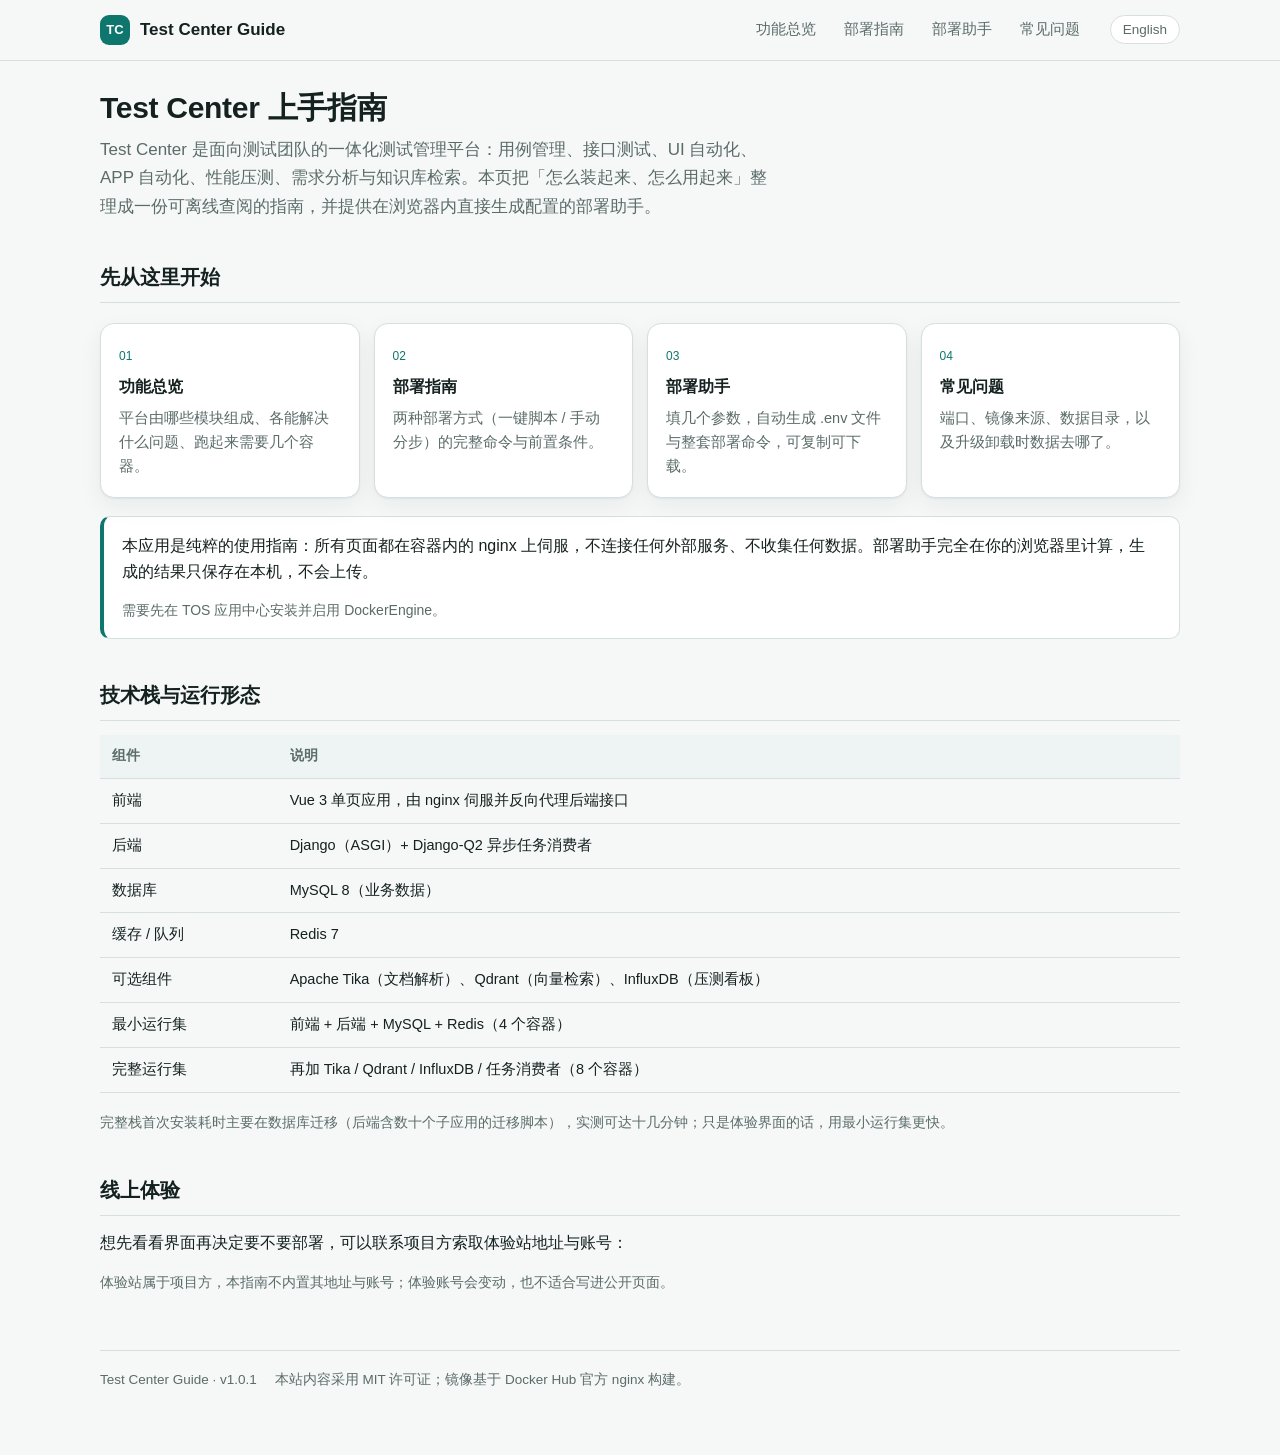
<file: web/index.html>
<!DOCTYPE html>
<html lang="zh-CN">
<head>
<meta charset="utf-8">
<meta name="viewport" content="width=device-width, initial-scale=1">
<title data-i18n="index.title">Test Center 上手指南</title>
<meta name="description" content="Test Center 的离线部署指南与部署助手：功能总览、分步部署指引，并在浏览器内生成 .env 与部署命令。">
<link rel="icon" href="assets/favicon.svg" type="image/svg+xml">
<link rel="stylesheet" href="assets/style.css">
<script defer src="assets/i18n.js"></script>
<script defer src="assets/app.js"></script>
</head>
<body>

<header class="site-header">
  <div class="header-inner">
    <a class="brand" href="./">
      <span class="brand-mark">TC</span>
      <span>Test Center Guide</span>
    </a>
    <nav class="main-nav">
      <a href="features.html" data-i18n="nav.features">功能总览</a>
      <a href="deploy.html" data-i18n="nav.deploy">部署指南</a>
      <a href="generator.html" data-i18n="nav.generator">部署助手</a>
      <a href="faq.html" data-i18n="nav.faq">常见问题</a>
    </nav>
    <button class="lang-toggle" type="button">English</button>
  </div>
</header>

<main>
  <h1 data-i18n="index.title">Test Center 上手指南</h1>
  <p class="lede" data-i18n="index.lede">Test Center 是面向测试团队的一体化测试管理平台：用例管理、接口测试、UI 自动化、APP 自动化、性能压测、需求分析与知识库检索。本页把「怎么装起来、怎么用起来」整理成一份可离线查阅的指南，并提供在浏览器内直接生成配置的部署助手。</p>

  <h2 data-i18n="index.quick">先从这里开始</h2>
  <div class="grid">
    <a class="card" href="features.html">
      <span class="badge">01</span>
      <h3 data-i18n="index.card.features.t">功能总览</h3>
      <p data-i18n="index.card.features.d">平台由哪些模块组成、各能解决什么问题、跑起来需要几个容器。</p>
    </a>
    <a class="card" href="deploy.html">
      <span class="badge">02</span>
      <h3 data-i18n="index.card.deploy.t">部署指南</h3>
      <p data-i18n="index.card.deploy.d">两种部署方式（一键脚本 / 手动分步）的完整命令与前置条件。</p>
    </a>
    <a class="card" href="generator.html">
      <span class="badge">03</span>
      <h3 data-i18n="index.card.generator.t">部署助手</h3>
      <p data-i18n="index.card.generator.d">填几个参数，自动生成 .env 文件与整套部署命令，可复制可下载。</p>
    </a>
    <a class="card" href="faq.html">
      <span class="badge">04</span>
      <h3 data-i18n="index.card.faq.t">常见问题</h3>
      <p data-i18n="index.card.faq.d">端口、镜像来源、数据目录，以及升级卸载时数据去哪了。</p>
    </a>
  </div>

  <div class="panel">
    <p data-i18n="index.notice.body">本应用是纯粹的使用指南：所有页面都在容器内的 nginx 上伺服，不连接任何外部服务、不收集任何数据。部署助手完全在你的浏览器里计算，生成的结果只保存在本机，不会上传。</p>
    <p class="muted" data-i18n="common.requires">需要先在 TOS 应用中心安装并启用 DockerEngine。</p>
  </div>

  <h2 data-i18n="index.stack.t">技术栈与运行形态</h2>
  <div class="table-wrap">
    <table data-i18n-html="index.stack.table">
      <thead>
        <tr><th>组件</th><th>说明</th></tr>
      </thead>
      <tbody>
        <tr><td>前端</td><td>Vue 3 单页应用，由 nginx 伺服并反向代理后端接口</td></tr>
        <tr><td>后端</td><td>Django（ASGI）+ Django-Q2 异步任务消费者</td></tr>
        <tr><td>数据库</td><td>MySQL 8（业务数据）</td></tr>
        <tr><td>缓存 / 队列</td><td>Redis 7</td></tr>
        <tr><td>可选组件</td><td>Apache Tika（文档解析）、Qdrant（向量检索）、InfluxDB（压测看板）</td></tr>
        <tr><td>最小运行集</td><td>前端 + 后端 + MySQL + Redis（4 个容器）</td></tr>
        <tr><td>完整运行集</td><td>再加 Tika / Qdrant / InfluxDB / 任务消费者（8 个容器）</td></tr>
      </tbody>
    </table>
  </div>
  <p class="muted" data-i18n="index.stack.note">完整栈首次安装耗时主要在数据库迁移（后端含数十个子应用的迁移脚本），实测可达十几分钟；只是体验界面的话，用最小运行集更快。</p>

  <h2 data-i18n="index.demo.t">线上体验</h2>
  <p data-i18n="index.demo.body">想先看看界面再决定要不要部署，可以联系项目方索取体验站地址与账号：</p>
  <p class="muted" data-i18n="index.demo.note">体验站属于项目方，本指南不内置其地址与账号；体验账号会变动，也不适合写进公开页面。</p>
</main>

<footer>
  <span data-i18n="footer.version">Test Center Guide · v1.0.1</span>
  <span data-i18n="footer.license">本站内容采用 MIT 许可证；镜像基于 Docker Hub 官方 nginx 构建。</span>
</footer>

</body>
</html>
</file>
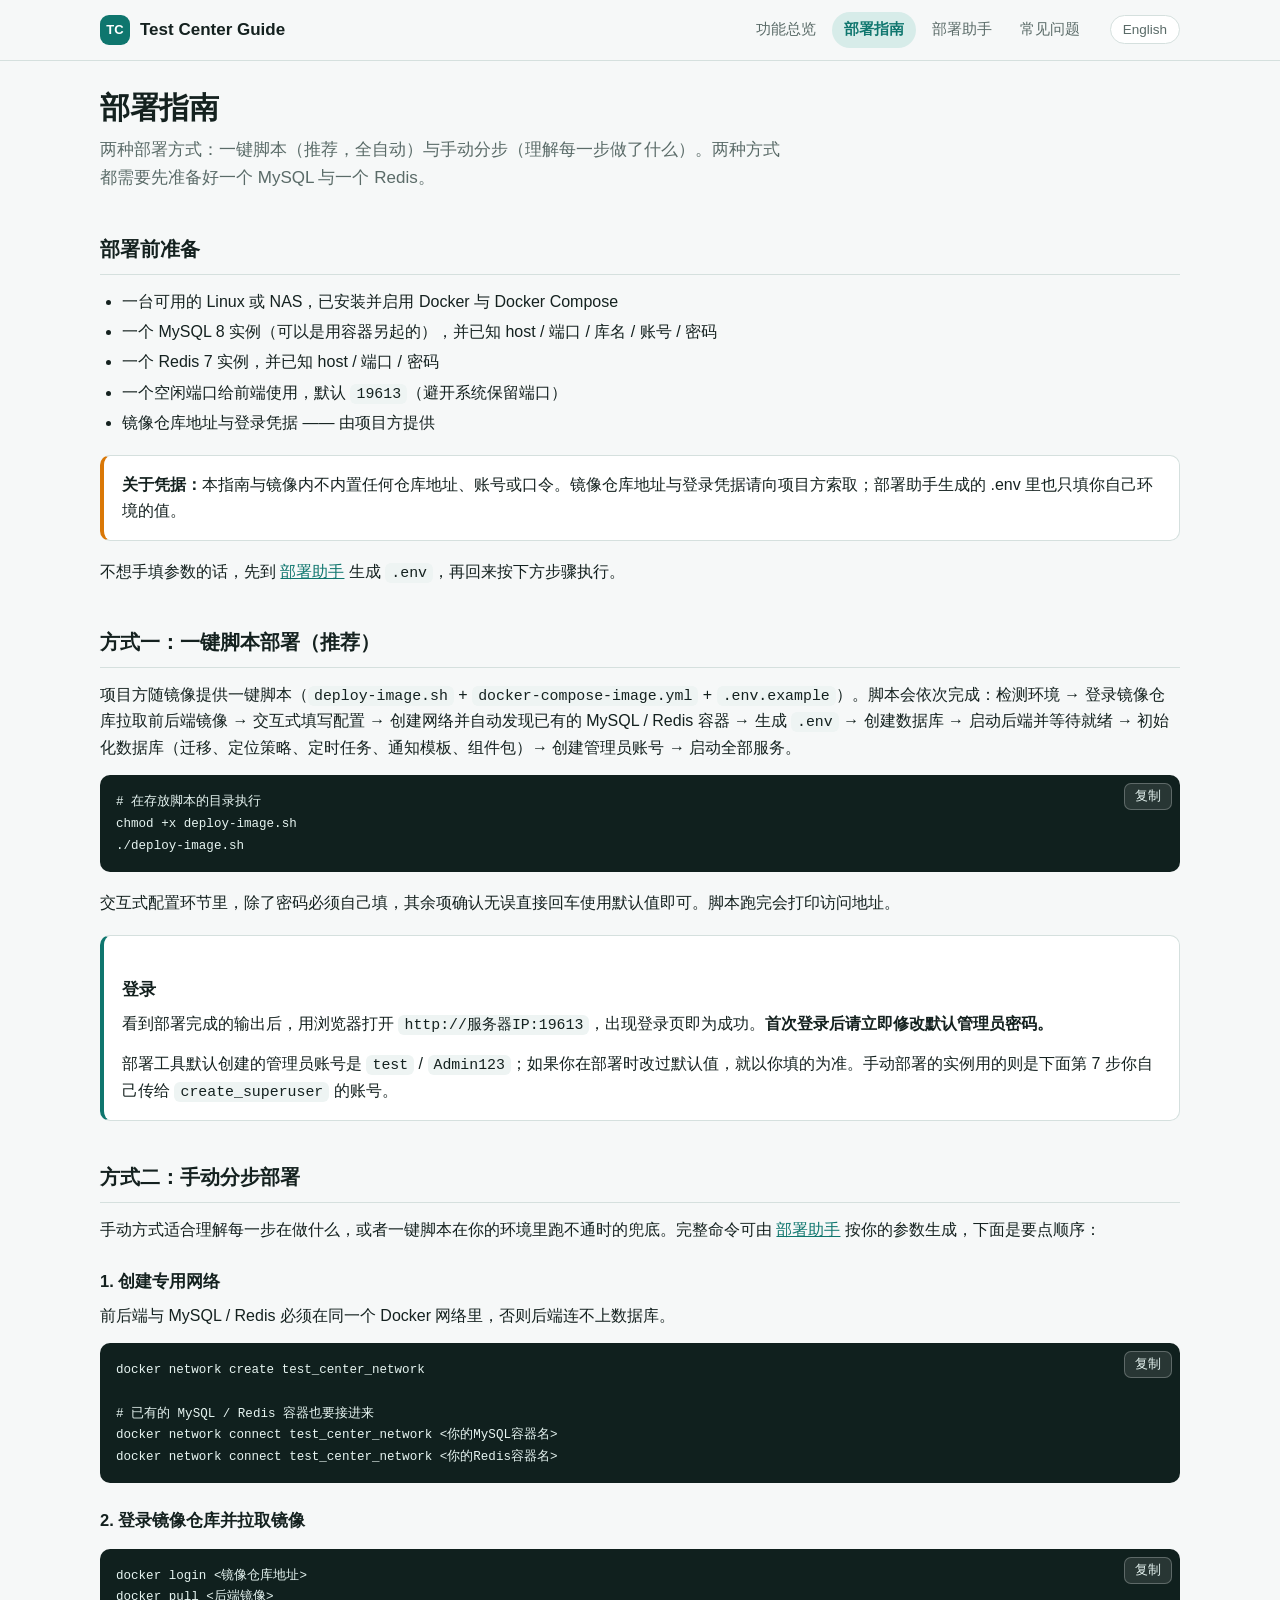
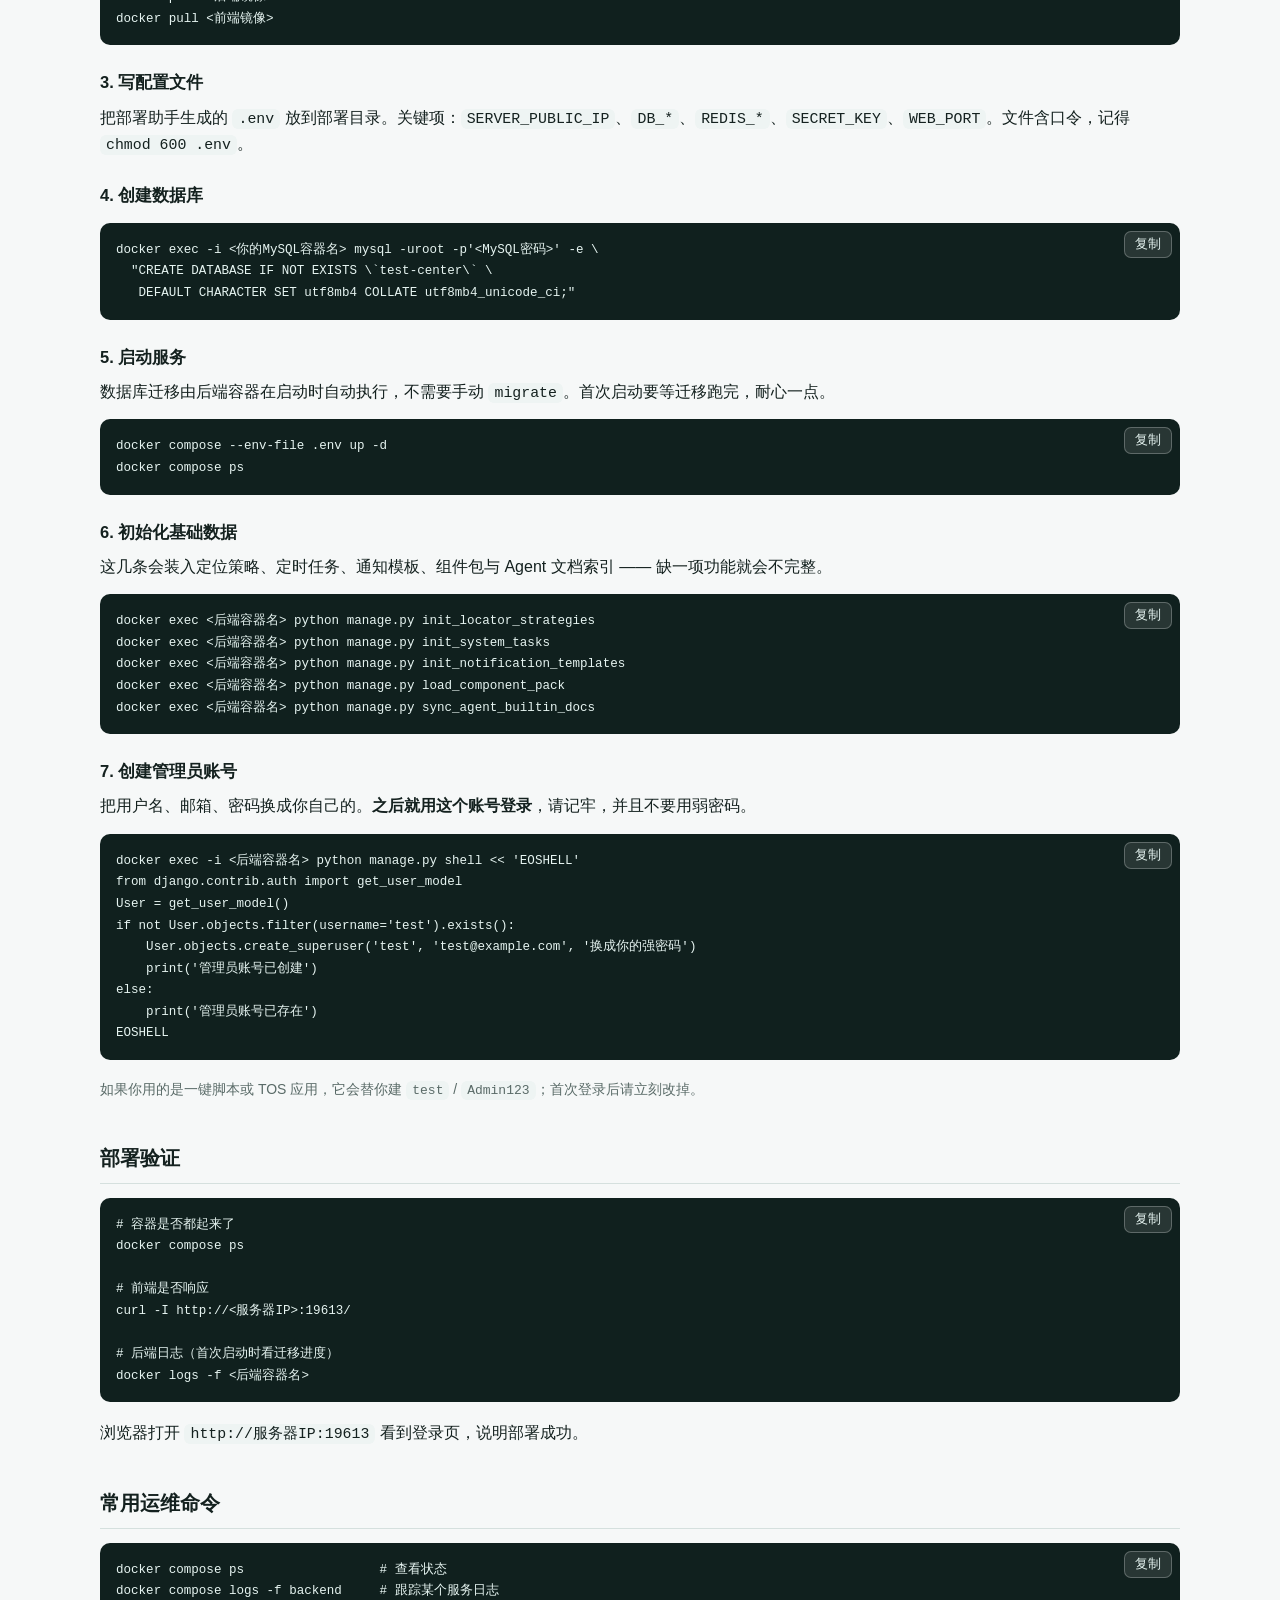
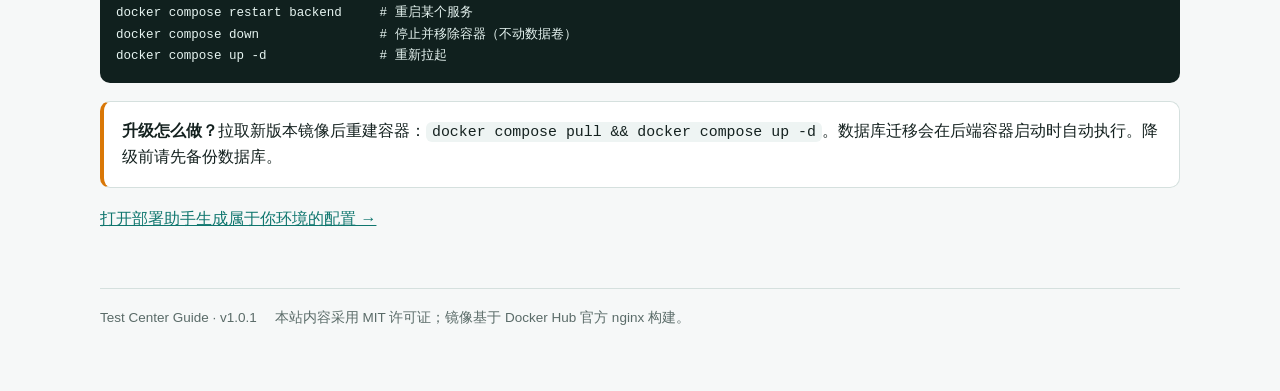
<file: web/deploy.html>
<!DOCTYPE html>
<html lang="zh-CN">
<head>
<meta charset="utf-8">
<meta name="viewport" content="width=device-width, initial-scale=1">
<title data-i18n="deploy.title">部署指南 · Test Center 上手指南</title>
<meta name="description" content="Test Center 的两种部署方式：一键脚本与手动分步，含完整命令、前置条件与默认账号说明。">
<link rel="icon" href="assets/favicon.svg" type="image/svg+xml">
<link rel="stylesheet" href="assets/style.css">
<script defer src="assets/i18n.js"></script>
<script defer src="assets/app.js"></script>
</head>
<body>

<header class="site-header">
  <div class="header-inner">
    <a class="brand" href="./">
      <span class="brand-mark">TC</span>
      <span>Test Center Guide</span>
    </a>
    <nav class="main-nav">
      <a href="features.html" data-i18n="nav.features">功能总览</a>
      <a href="deploy.html" data-i18n="nav.deploy">部署指南</a>
      <a href="generator.html" data-i18n="nav.generator">部署助手</a>
      <a href="faq.html" data-i18n="nav.faq">常见问题</a>
    </nav>
    <button class="lang-toggle" type="button">English</button>
  </div>
</header>

<main>
  <h1 data-i18n="deploy.title">部署指南</h1>
  <p class="lede" data-i18n="deploy.lede">两种部署方式：一键脚本（推荐，全自动）与手动分步（理解每一步做了什么）。两种方式都需要先准备好一个 MySQL 与一个 Redis。</p>

  <h2 data-i18n="deploy.prep.t">部署前准备</h2>
  <ul data-i18n-html="deploy.prep.list">
    <li>一台可用的 Linux 或 NAS，已安装并启用 Docker 与 Docker Compose</li>
    <li>一个 MySQL 8 实例（可以是用容器另起的），并已知 host / 端口 / 库名 / 账号 / 密码</li>
    <li>一个 Redis 7 实例，并已知 host / 端口 / 密码</li>
    <li>一个空闲端口给前端使用，默认 <code>19613</code>（避开系统保留端口）</li>
    <li>镜像仓库地址与登录凭据 —— 由项目方提供</li>
  </ul>
  <div class="panel warn">
    <p><strong data-i18n="deploy.panel.cred.title">关于凭据：</strong><span data-i18n="deploy.panel.cred.body">本指南与镜像内不内置任何仓库地址、账号或口令。镜像仓库地址与登录凭据请向项目方索取；部署助手生成的 <code>.env</code> 里也只填你自己环境的值。</span></p>
  </div>
  <p data-i18n-html="deploy.prep.hint">不想手填参数的话，先到 <a href="generator.html">部署助手</a> 生成 <code>.env</code>，再回来按下方步骤执行。</p>

  <h2 data-i18n="deploy.way1.t">方式一：一键脚本部署（推荐）</h2>
  <p data-i18n-html="deploy.way1.body">项目方随镜像提供一键脚本（<code>deploy-image.sh</code> + <code>docker-compose-image.yml</code> + <code>.env.example</code>）。脚本会依次完成：检测环境 → 登录镜像仓库拉取前后端镜像 → 交互式填写配置 → 创建网络并自动发现已有的 MySQL / Redis 容器 → 生成 <code>.env</code> → 创建数据库 → 启动后端并等待就绪 → 初始化数据库（迁移、定位策略、定时任务、通知模板、组件包）→ 创建管理员账号 → 启动全部服务。</p>
  <div class="code-wrap">
<pre data-i18n-code="deploy.way1.code"><code># 在存放脚本的目录执行
chmod +x deploy-image.sh
./deploy-image.sh</code></pre>
  </div>
  <p data-i18n="deploy.way1.note">交互式配置环节里，除了密码必须自己填，其余项确认无误直接回车使用默认值即可。脚本跑完会打印访问地址。</p>

  <div class="panel">
    <h3 data-i18n="deploy.way1.ok.title">登录</h3>
    <p data-i18n-html="deploy.way1.ok.body">看到部署完成的输出后，用浏览器打开 <code>http://服务器IP:19613</code>，出现登录页即为成功。<strong>首次登录后请立即修改默认管理员密码。</strong></p>
    <p data-i18n-html="deploy.way1.ok.cred">部署工具默认创建的管理员账号是 <code>test</code> / <code>Admin123</code>；如果你在部署时改过默认值，就以你填的为准。手动部署的实例用的则是下面第 7 步你自己传给 <code>create_superuser</code> 的账号。</p>
  </div>

  <h2 data-i18n="deploy.way2.t">方式二：手动分步部署</h2>
  <p data-i18n-html="deploy.way2.intro">手动方式适合理解每一步在做什么，或者一键脚本在你的环境里跑不通时的兜底。完整命令可由 <a href="generator.html">部署助手</a> 按你的参数生成，下面是要点顺序：</p>

  <h3 data-i18n="deploy.step1.t">1. 创建专用网络</h3>
  <p data-i18n="deploy.step1.body">前后端与 MySQL / Redis 必须在同一个 Docker 网络里，否则后端连不上数据库。</p>
  <div class="code-wrap">
<pre data-i18n-code="deploy.step1.code"><code>docker network create test_center_network

# 已有的 MySQL / Redis 容器也要接进来
docker network connect test_center_network &lt;你的MySQL容器名&gt;
docker network connect test_center_network &lt;你的Redis容器名&gt;</code></pre>
  </div>

  <h3 data-i18n="deploy.step2.t">2. 登录镜像仓库并拉取镜像</h3>
  <div class="code-wrap">
<pre data-i18n-code="deploy.step2.code"><code>docker login &lt;镜像仓库地址&gt;
docker pull &lt;后端镜像&gt;
docker pull &lt;前端镜像&gt;</code></pre>
  </div>

  <h3 data-i18n="deploy.step3.t">3. 写配置文件</h3>
  <p data-i18n-html="deploy.step3.body">把部署助手生成的 <code>.env</code> 放到部署目录。关键项：<code>SERVER_PUBLIC_IP</code>、<code>DB_*</code>、<code>REDIS_*</code>、<code>SECRET_KEY</code>、<code>WEB_PORT</code>。文件含口令，记得 <code>chmod 600 .env</code>。</p>

  <h3 data-i18n="deploy.step4.t">4. 创建数据库</h3>
  <div class="code-wrap">
<pre data-i18n-code="deploy.step4.code"><code>docker exec -i &lt;你的MySQL容器名&gt; mysql -uroot -p'&lt;MySQL密码&gt;' -e \
  "CREATE DATABASE IF NOT EXISTS \`test-center\` \
   DEFAULT CHARACTER SET utf8mb4 COLLATE utf8mb4_unicode_ci;"</code></pre>
  </div>

  <h3 data-i18n="deploy.step5.t">5. 启动服务</h3>
  <p data-i18n-html="deploy.step5.body">数据库迁移由后端容器在启动时自动执行，不需要手动 <code>migrate</code>。首次启动要等迁移跑完，耐心一点。</p>
  <div class="code-wrap">
<pre data-i18n-code="deploy.step5.code"><code>docker compose --env-file .env up -d
docker compose ps</code></pre>
  </div>

  <h3 data-i18n="deploy.step6.t">6. 初始化基础数据</h3>
  <p data-i18n="deploy.step6.body">这几条会装入定位策略、定时任务、通知模板、组件包与 Agent 文档索引 —— 缺一项功能就会不完整。</p>
  <div class="code-wrap">
<pre data-i18n-code="deploy.step6.code"><code>docker exec &lt;后端容器名&gt; python manage.py init_locator_strategies
docker exec &lt;后端容器名&gt; python manage.py init_system_tasks
docker exec &lt;后端容器名&gt; python manage.py init_notification_templates
docker exec &lt;后端容器名&gt; python manage.py load_component_pack
docker exec &lt;后端容器名&gt; python manage.py sync_agent_builtin_docs</code></pre>
  </div>

  <h3 data-i18n="deploy.step7.t">7. 创建管理员账号</h3>
  <p data-i18n-html="deploy.step7.body">把用户名、邮箱、密码换成你自己的。<strong>之后就用这个账号登录</strong>，请记牢，并且不要用弱密码。</p>
  <div class="code-wrap">
<pre data-i18n-code="deploy.step7.code"><code>docker exec -i &lt;后端容器名&gt; python manage.py shell &lt;&lt; 'EOSHELL'
from django.contrib.auth import get_user_model
User = get_user_model()
if not User.objects.filter(username='test').exists():
    User.objects.create_superuser('test', 'test@example.com', '换成你的强密码')
    print('管理员账号已创建')
else:
    print('管理员账号已存在')
EOSHELL</code></pre>
  </div>
  <p class="muted" data-i18n-html="deploy.step7.note">如果你用的是一键脚本或 TOS 应用，它会替你建 <code>test</code> / <code>Admin123</code>；首次登录后请立刻改掉。</p>

  <h2 data-i18n="deploy.verify.t">部署验证</h2>
  <div class="code-wrap">
<pre data-i18n-code="deploy.verify.code"><code># 容器是否都起来了
docker compose ps

# 前端是否响应
curl -I http://&lt;服务器IP&gt;:19613/

# 后端日志（首次启动时看迁移进度）
docker logs -f &lt;后端容器名&gt;</code></pre>
  </div>
  <p data-i18n-html="deploy.verify.note">浏览器打开 <code>http://服务器IP:19613</code> 看到登录页，说明部署成功。</p>

  <h2 data-i18n="deploy.ops.t">常用运维命令</h2>
  <div class="code-wrap">
<pre data-i18n-code="deploy.ops.code"><code>docker compose ps                  # 查看状态
docker compose logs -f backend     # 跟踪某个服务日志
docker compose restart backend     # 重启某个服务
docker compose down                # 停止并移除容器（不动数据卷）
docker compose up -d               # 重新拉起</code></pre>
  </div>
  <div class="panel warn">
    <p><strong data-i18n="deploy.ops.upgrade.title">升级怎么做？</strong><span data-i18n-html="deploy.ops.upgrade.body">拉取新版本镜像后重建容器：<code>docker compose pull &amp;&amp; docker compose up -d</code>。数据库迁移会在后端容器启动时自动执行。降级前请先备份数据库。</span></p>
  </div>

  <p><a href="generator.html" data-i18n="deploy.next">打开部署助手生成属于你环境的配置 →</a></p>
</main>

<footer>
  <span data-i18n="footer.version">Test Center Guide · v1.0.1</span>
  <span data-i18n="footer.license">本站内容采用 MIT 许可证；镜像基于 Docker Hub 官方 nginx 构建。</span>
</footer>

</body>
</html>
</file>
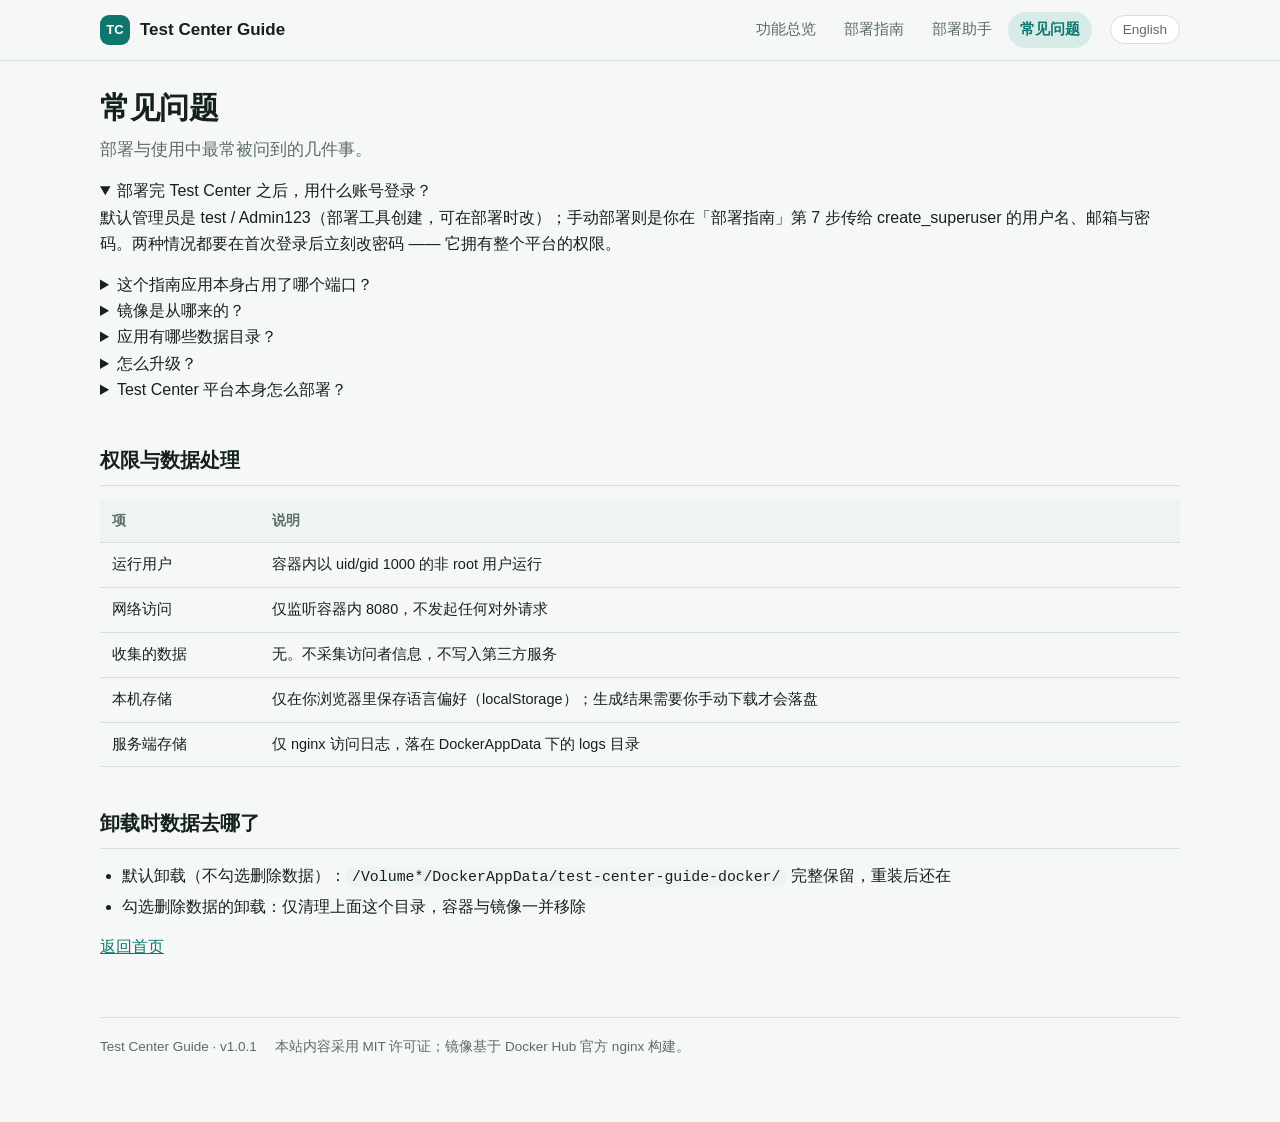
<file: web/faq.html>
<!DOCTYPE html>
<html lang="zh-CN">
<head>
<meta charset="utf-8">
<meta name="viewport" content="width=device-width, initial-scale=1">
<title data-i18n="faq.title">常见问题 · Test Center 上手指南</title>
<meta name="description" content="Test Center 部署与使用中的常见问题：端口、镜像来源、数据目录、默认账号、升级与卸载。">
<link rel="icon" href="assets/favicon.svg" type="image/svg+xml">
<link rel="stylesheet" href="assets/style.css">
<script defer src="assets/i18n.js"></script>
<script defer src="assets/app.js"></script>
</head>
<body>

<header class="site-header">
  <div class="header-inner">
    <a class="brand" href="./">
      <span class="brand-mark">TC</span>
      <span>Test Center Guide</span>
    </a>
    <nav class="main-nav">
      <a href="features.html" data-i18n="nav.features">功能总览</a>
      <a href="deploy.html" data-i18n="nav.deploy">部署指南</a>
      <a href="generator.html" data-i18n="nav.generator">部署助手</a>
      <a href="faq.html" data-i18n="nav.faq">常见问题</a>
    </nav>
    <button class="lang-toggle" type="button">English</button>
  </div>
</header>

<main>
  <h1 data-i18n="faq.title">常见问题</h1>
  <p class="lede" data-i18n="faq.lede">部署与使用中最常被问到的几件事。</p>

  <details open>
    <summary data-i18n="faq.account.q">部署完 Test Center 之后，用什么账号登录？</summary>
    <p data-i18n="faq.account.a">默认管理员是 test / Admin123（部署工具创建，可在部署时改）；手动部署则是你在「部署指南」第 7 步传给 create_superuser 的用户名、邮箱与密码。两种情况都要在首次登录后立刻改密码 —— 它拥有整个平台的权限。</p>
  </details>

  <details>
    <summary data-i18n="faq.port.q">这个指南应用本身占用了哪个端口？</summary>
    <p data-i18n="faq.port.a">宿主机端口 19013，容器内监听 8080。端口可在应用安装后按需调整，但要保证容器映射同步改。</p>
  </details>

  <details>
    <summary data-i18n="faq.image.q">镜像是从哪来的？</summary>
    <p data-i18n="faq.image.a">镜像托管在 Docker Hub 的公共仓库里，基于官方 nginx 的 alpine 变体构建；站点页面为本项目自有内容，完整源码在仓库中可查。</p>
  </details>

  <details>
    <summary data-i18n="faq.data.q">应用有哪些数据目录？</summary>
    <p data-i18n="faq.data.a">只有访问日志：/Volume*/DockerAppData/test-center-guide-docker/logs。站点是纯静态内容，部署助手生成的数据只写在你浏览器本地，服务端不保存任何东西。</p>
  </details>

  <details>
    <summary data-i18n="faq.upgrade.q">怎么升级？</summary>
    <p data-i18n="faq.upgrade.a">TOS 的 Docker 应用不支持平台内升级，只能卸载后重装；卸载时不要勾选「同时删除数据」，DockerAppData 下的内容会保留。</p>
  </details>

  <details>
    <summary data-i18n="faq.platform.q">Test Center 平台本身怎么部署？</summary>
    <p data-i18n="faq.platform.a">去「部署指南」页，那里有从零开始的完整命令；也可以先用「部署助手」生成一份属于你环境的 .env。</p>
  </details>

  <h2 data-i18n="faq.perm.t">权限与数据处理</h2>
  <div class="table-wrap">
    <table data-i18n-html="faq.perm.table">
      <thead>
        <tr><th>项</th><th>说明</th></tr>
      </thead>
      <tbody>
        <tr><td>运行用户</td><td>容器内以 uid/gid 1000 的非 root 用户运行</td></tr>
        <tr><td>网络访问</td><td>仅监听容器内 8080，不发起任何对外请求</td></tr>
        <tr><td>收集的数据</td><td>无。不采集访问者信息，不写入第三方服务</td></tr>
        <tr><td>本机存储</td><td>仅在你浏览器里保存语言偏好（localStorage）；生成结果需要你手动下载才会落盘</td></tr>
        <tr><td>服务端存储</td><td>仅 nginx 访问日志，落在 DockerAppData 下的 logs 目录</td></tr>
      </tbody>
    </table>
  </div>

  <h2 data-i18n="faq.uninst.t">卸载时数据去哪了</h2>
  <ul data-i18n-html="faq.uninst.list">
    <li>默认卸载（不勾选删除数据）：<code>/Volume*/DockerAppData/test-center-guide-docker/</code> 完整保留，重装后还在</li>
    <li>勾选删除数据的卸载：仅清理上面这个目录，容器与镜像一并移除</li>
  </ul>

  <p><a href="index.html" data-i18n="common.backhome">返回首页</a></p>
</main>

<footer>
  <span data-i18n="footer.version">Test Center Guide · v1.0.1</span>
  <span data-i18n="footer.license">本站内容采用 MIT 许可证；镜像基于 Docker Hub 官方 nginx 构建。</span>
</footer>

</body>
</html>
</file>
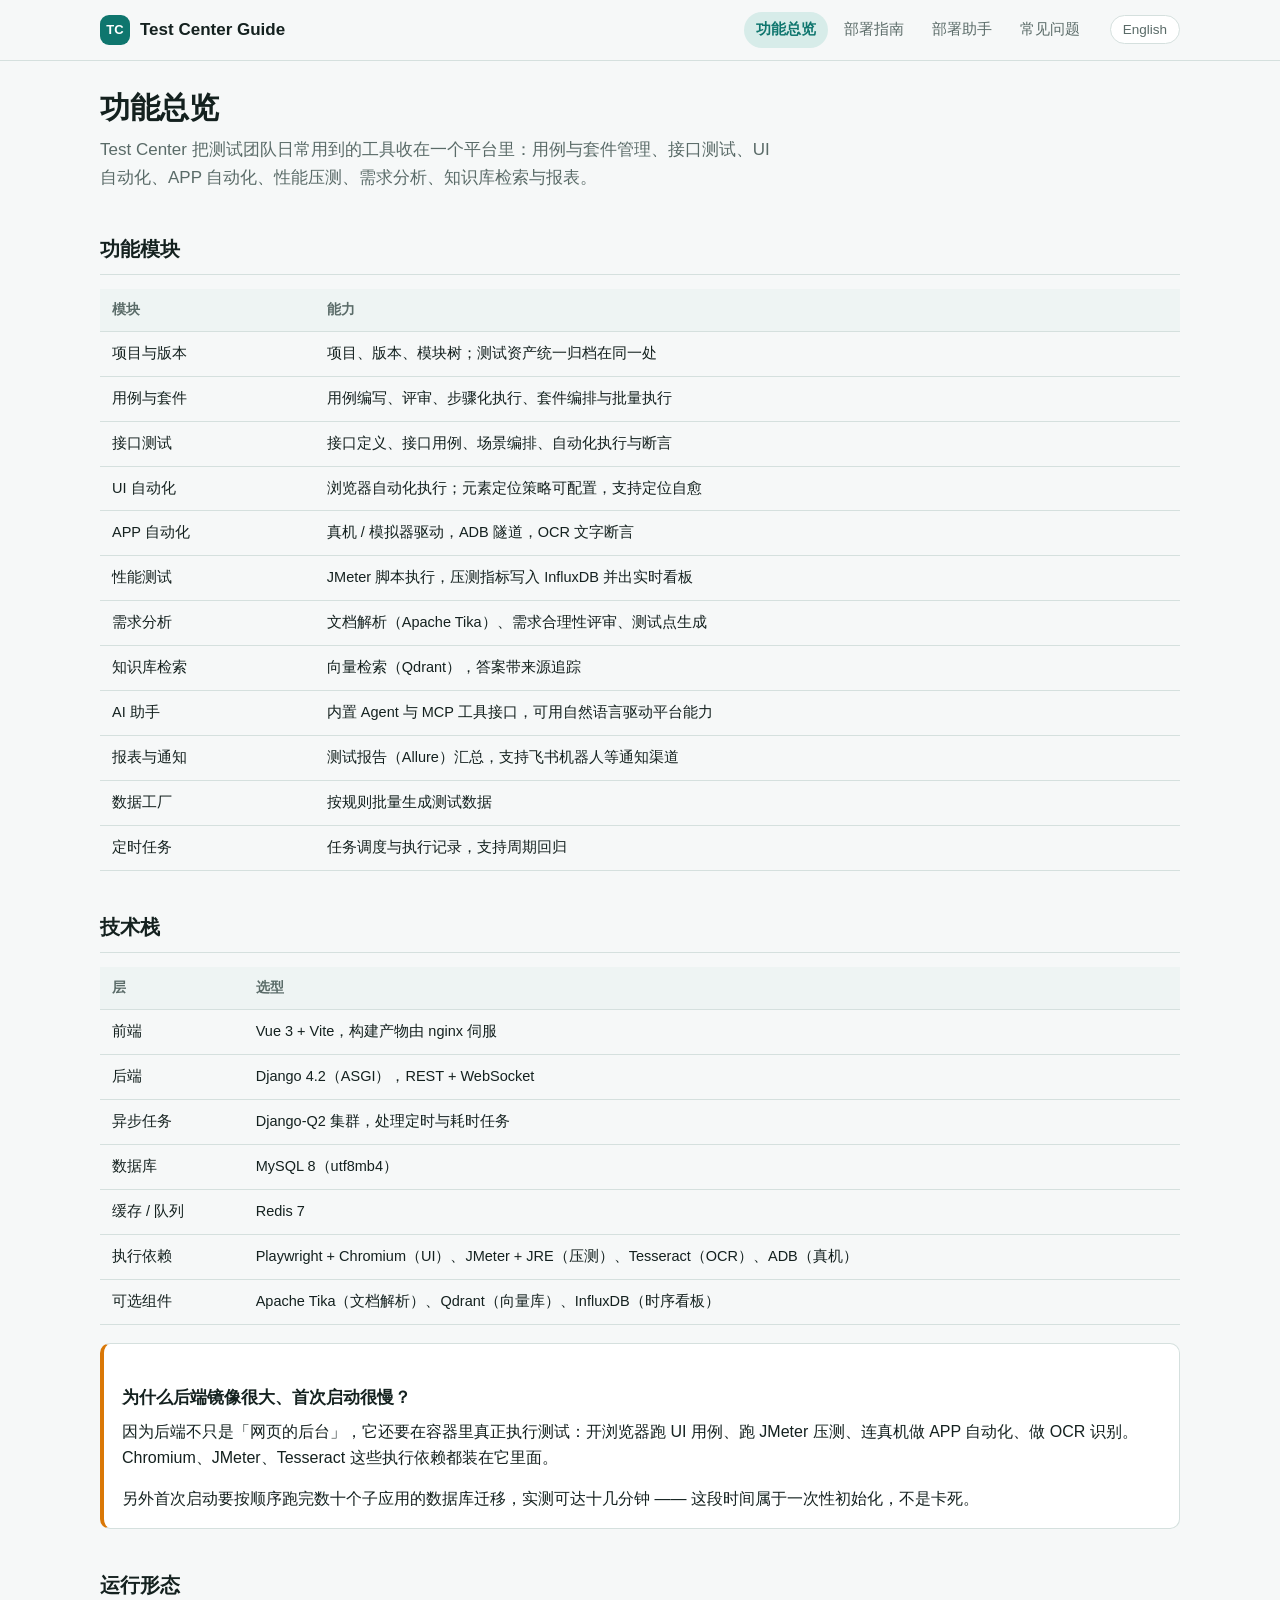
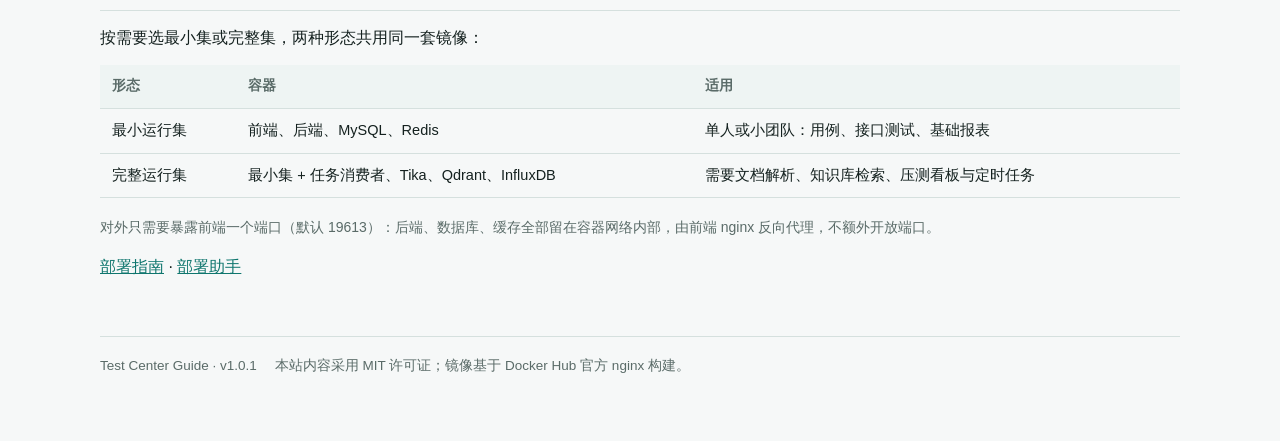
<file: web/features.html>
<!DOCTYPE html>
<html lang="zh-CN">
<head>
<meta charset="utf-8">
<meta name="viewport" content="width=device-width, initial-scale=1">
<title data-i18n="features.title">功能总览 · Test Center 上手指南</title>
<meta name="description" content="Test Center 的功能模块、技术栈与运行形态。">
<link rel="icon" href="assets/favicon.svg" type="image/svg+xml">
<link rel="stylesheet" href="assets/style.css">
<script defer src="assets/i18n.js"></script>
<script defer src="assets/app.js"></script>
</head>
<body>

<header class="site-header">
  <div class="header-inner">
    <a class="brand" href="./">
      <span class="brand-mark">TC</span>
      <span>Test Center Guide</span>
    </a>
    <nav class="main-nav">
      <a href="features.html" data-i18n="nav.features">功能总览</a>
      <a href="deploy.html" data-i18n="nav.deploy">部署指南</a>
      <a href="generator.html" data-i18n="nav.generator">部署助手</a>
      <a href="faq.html" data-i18n="nav.faq">常见问题</a>
    </nav>
    <button class="lang-toggle" type="button">English</button>
  </div>
</header>

<main>
  <h1 data-i18n="features.title">功能总览</h1>
  <p class="lede" data-i18n="features.lede">Test Center 把测试团队日常用到的工具收在一个平台里：用例与套件管理、接口测试、UI 自动化、APP 自动化、性能压测、需求分析、知识库检索与报表。</p>

  <h2 data-i18n="features.modules.t">功能模块</h2>
  <div class="table-wrap">
    <table data-i18n-html="features.modules.table">
      <thead>
        <tr><th>模块</th><th>能力</th></tr>
      </thead>
      <tbody>
        <tr><td>项目与版本</td><td>项目、版本、模块树；测试资产统一归档在同一处</td></tr>
        <tr><td>用例与套件</td><td>用例编写、评审、步骤化执行、套件编排与批量执行</td></tr>
        <tr><td>接口测试</td><td>接口定义、接口用例、场景编排、自动化执行与断言</td></tr>
        <tr><td>UI 自动化</td><td>浏览器自动化执行；元素定位策略可配置，支持定位自愈</td></tr>
        <tr><td>APP 自动化</td><td>真机 / 模拟器驱动，ADB 隧道，OCR 文字断言</td></tr>
        <tr><td>性能测试</td><td>JMeter 脚本执行，压测指标写入 InfluxDB 并出实时看板</td></tr>
        <tr><td>需求分析</td><td>文档解析（Apache Tika）、需求合理性评审、测试点生成</td></tr>
        <tr><td>知识库检索</td><td>向量检索（Qdrant），答案带来源追踪</td></tr>
        <tr><td>AI 助手</td><td>内置 Agent 与 MCP 工具接口，可用自然语言驱动平台能力</td></tr>
        <tr><td>报表与通知</td><td>测试报告（Allure）汇总，支持飞书机器人等通知渠道</td></tr>
        <tr><td>数据工厂</td><td>按规则批量生成测试数据</td></tr>
        <tr><td>定时任务</td><td>任务调度与执行记录，支持周期回归</td></tr>
      </tbody>
    </table>
  </div>

  <h2 data-i18n="features.stack.t">技术栈</h2>
  <div class="table-wrap">
    <table data-i18n-html="features.stack.table">
      <thead>
        <tr><th>层</th><th>选型</th></tr>
      </thead>
      <tbody>
        <tr><td>前端</td><td>Vue 3 + Vite，构建产物由 nginx 伺服</td></tr>
        <tr><td>后端</td><td>Django 4.2（ASGI），REST + WebSocket</td></tr>
        <tr><td>异步任务</td><td>Django-Q2 集群，处理定时与耗时任务</td></tr>
        <tr><td>数据库</td><td>MySQL 8（utf8mb4）</td></tr>
        <tr><td>缓存 / 队列</td><td>Redis 7</td></tr>
        <tr><td>执行依赖</td><td>Playwright + Chromium（UI）、JMeter + JRE（压测）、Tesseract（OCR）、ADB（真机）</td></tr>
        <tr><td>可选组件</td><td>Apache Tika（文档解析）、Qdrant（向量库）、InfluxDB（时序看板）</td></tr>
      </tbody>
    </table>
  </div>
  <div class="panel warn">
    <h3 data-i18n="features.panel.warn.title">为什么后端镜像很大、首次启动很慢？</h3>
    <p data-i18n="features.panel.warn.body">因为后端不只是「网页的后台」，它还要在容器里真正执行测试：开浏览器跑 UI 用例、跑 JMeter 压测、连真机做 APP 自动化、做 OCR 识别。Chromium、JMeter、Tesseract 这些执行依赖都装在它里面。</p>
    <p data-i18n="features.panel.warn.body2">另外首次启动要按顺序跑完数十个子应用的数据库迁移，实测可达十几分钟 —— 这段时间属于一次性初始化，不是卡死。</p>
  </div>

  <h2 data-i18n="features.arch.t">运行形态</h2>
  <p data-i18n="features.arch.lede">按需要选最小集或完整集，两种形态共用同一套镜像：</p>
  <div class="table-wrap">
    <table data-i18n-html="features.arch.table">
      <thead>
        <tr><th>形态</th><th>容器</th><th>适用</th></tr>
      </thead>
      <tbody>
        <tr><td>最小运行集</td><td>前端、后端、MySQL、Redis</td><td>单人或小团队：用例、接口测试、基础报表</td></tr>
        <tr><td>完整运行集</td><td>最小集 + 任务消费者、Tika、Qdrant、InfluxDB</td><td>需要文档解析、知识库检索、压测看板与定时任务</td></tr>
      </tbody>
    </table>
  </div>
  <p class="muted" data-i18n="features.arch.note">对外只需要暴露前端一个端口（默认 <code>19613</code>）：后端、数据库、缓存全部留在容器网络内部，由前端 nginx 反向代理，不额外开放端口。</p>

  <p><a href="deploy.html" data-i18n="nav.deploy">部署指南</a> · <a href="generator.html" data-i18n="nav.generator">部署助手</a></p>
</main>

<footer>
  <span data-i18n="footer.version">Test Center Guide · v1.0.1</span>
  <span data-i18n="footer.license">本站内容采用 MIT 许可证；镜像基于 Docker Hub 官方 nginx 构建。</span>
</footer>

</body>
</html>
</file>
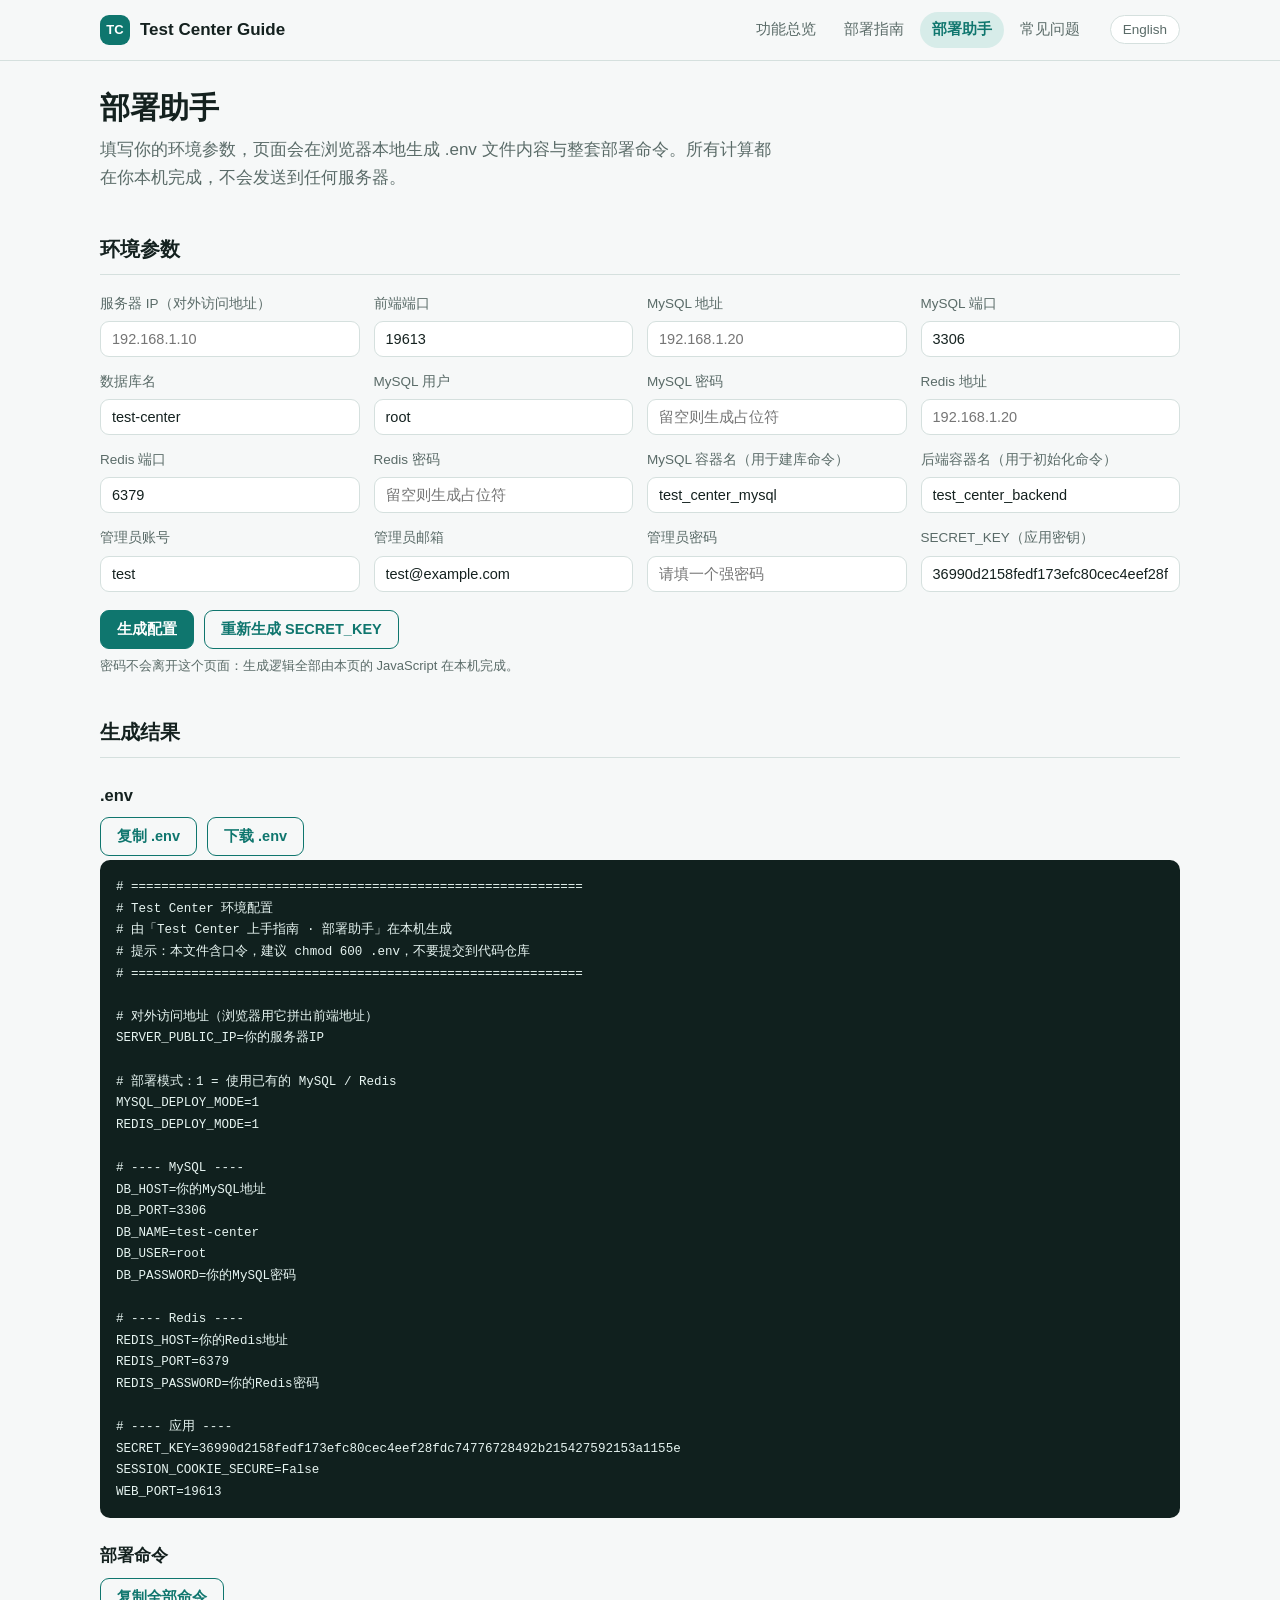
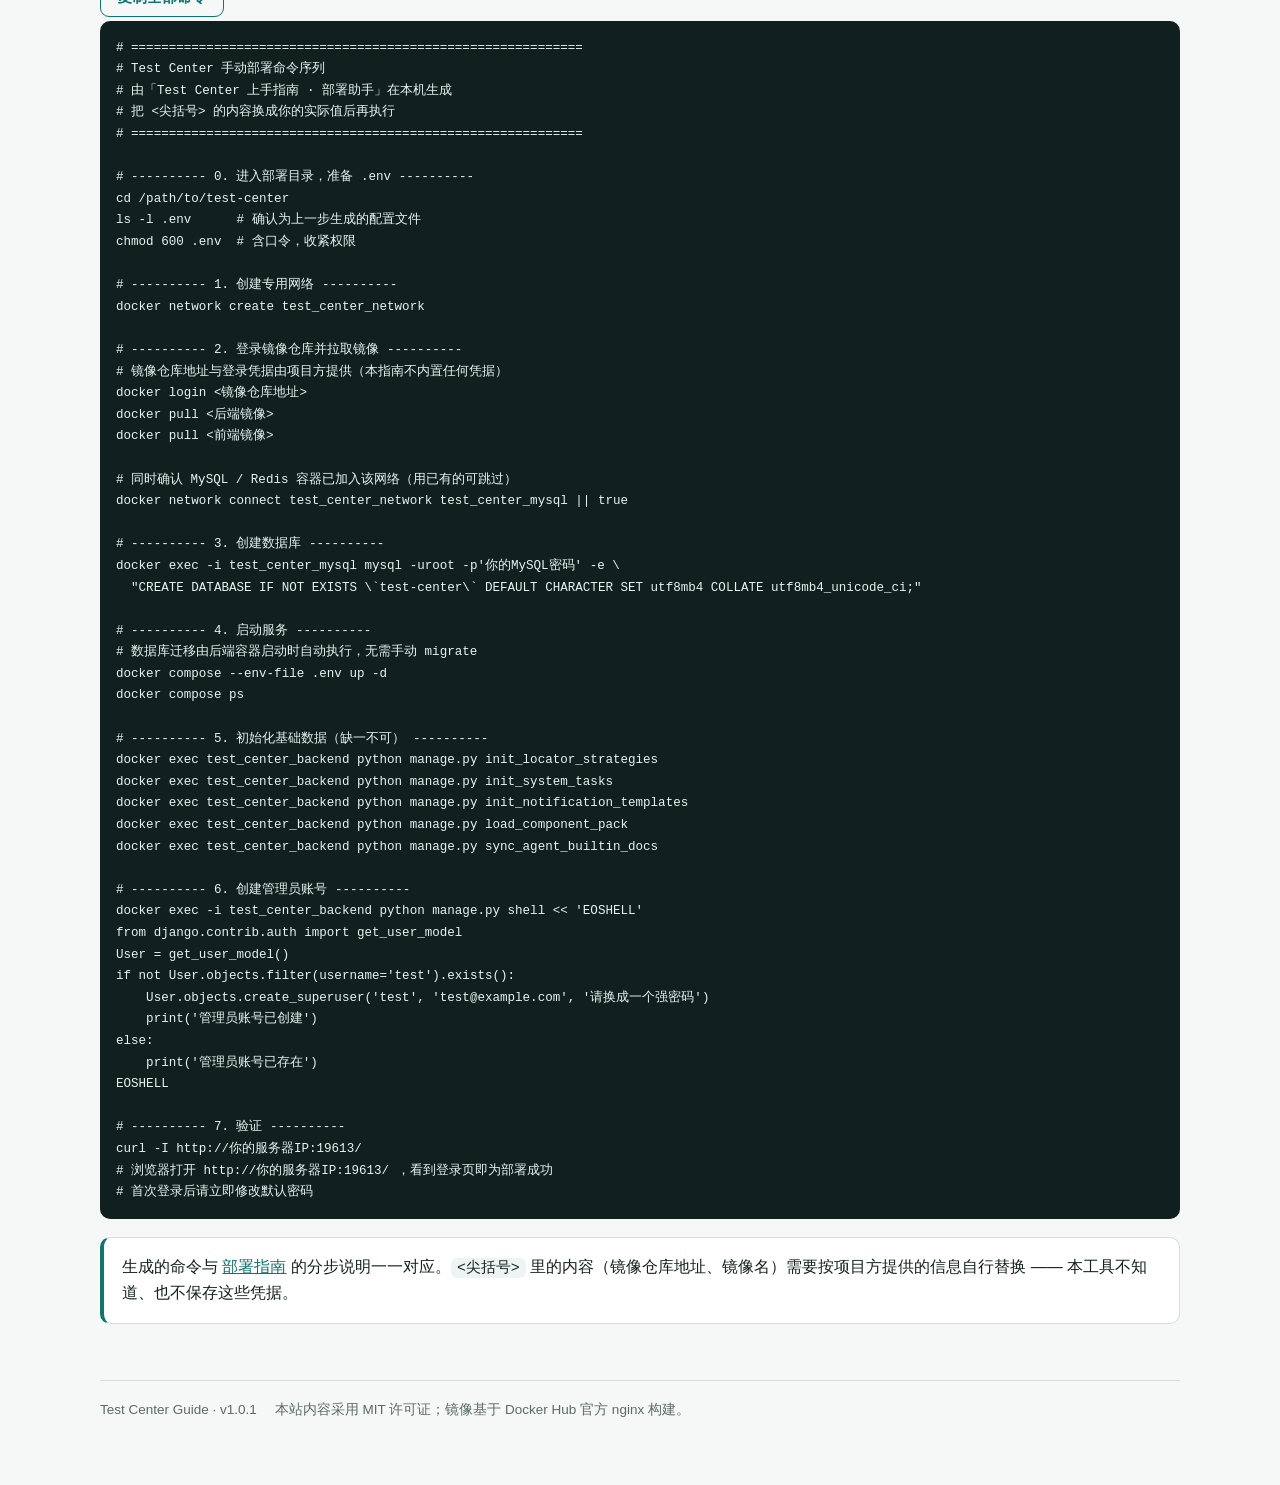
<file: web/generator.html>
<!DOCTYPE html>
<html lang="zh-CN">
<head>
<meta charset="utf-8">
<meta name="viewport" content="width=device-width, initial-scale=1">
<title data-i18n="gen.title">部署助手 · Test Center 上手指南</title>
<meta name="description" content="在浏览器本地生成 Test Center 的 .env 配置文件与整套部署命令，不上传任何数据。">
<link rel="icon" href="assets/favicon.svg" type="image/svg+xml">
<link rel="stylesheet" href="assets/style.css">
<script defer src="assets/i18n.js"></script>
<script defer src="assets/app.js"></script>
</head>
<body>

<header class="site-header">
  <div class="header-inner">
    <a class="brand" href="./">
      <span class="brand-mark">TC</span>
      <span>Test Center Guide</span>
    </a>
    <nav class="main-nav">
      <a href="features.html" data-i18n="nav.features">功能总览</a>
      <a href="deploy.html" data-i18n="nav.deploy">部署指南</a>
      <a href="generator.html" data-i18n="nav.generator">部署助手</a>
      <a href="faq.html" data-i18n="nav.faq">常见问题</a>
    </nav>
    <button class="lang-toggle" type="button">English</button>
  </div>
</header>

<main>
  <h1 data-i18n="gen.title">部署助手</h1>
  <p class="lede" data-i18n="gen.lede">填写你的环境参数，页面会在浏览器本地生成 .env 文件内容与整套部署命令。所有计算都在你本机完成，不会发送到任何服务器。</p>

  <h2 data-i18n="gen.params.t">环境参数</h2>

  <form id="generator-form" autocomplete="off">
    <div class="form-grid">
      <div class="field">
        <label for="srvIp" data-i18n="gen.f.srvIp">服务器 IP（对外访问地址）</label>
        <input id="srvIp" name="srvIp" type="text" placeholder="192.168.1.10">
      </div>
      <div class="field">
        <label for="webPort" data-i18n="gen.f.webPort">前端端口</label>
        <input id="webPort" name="webPort" type="number" min="1" max="65535" value="19613">
      </div>

      <div class="field">
        <label for="dbHost" data-i18n="gen.f.dbHost">MySQL 地址</label>
        <input id="dbHost" name="dbHost" type="text" placeholder="192.168.1.20">
      </div>
      <div class="field">
        <label for="dbPort" data-i18n="gen.f.dbPort">MySQL 端口</label>
        <input id="dbPort" name="dbPort" type="number" min="1" max="65535" value="3306">
      </div>
      <div class="field">
        <label for="dbName" data-i18n="gen.f.dbName">数据库名</label>
        <input id="dbName" name="dbName" type="text" value="test-center">
      </div>
      <div class="field">
        <label for="dbUser" data-i18n="gen.f.dbUser">MySQL 用户</label>
        <input id="dbUser" name="dbUser" type="text" value="root">
      </div>
      <div class="field">
        <label for="dbPassword" data-i18n="gen.f.dbPassword">MySQL 密码</label>
        <input id="dbPassword" name="dbPassword" type="password" placeholder="留空则生成占位符" data-i18n-ph="gen.ph.dbPassword">
      </div>

      <div class="field">
        <label for="redisHost" data-i18n="gen.f.redisHost">Redis 地址</label>
        <input id="redisHost" name="redisHost" type="text" placeholder="192.168.1.20">
      </div>
      <div class="field">
        <label for="redisPort" data-i18n="gen.f.redisPort">Redis 端口</label>
        <input id="redisPort" name="redisPort" type="number" min="1" max="65535" value="6379">
      </div>
      <div class="field">
        <label for="redisPassword" data-i18n="gen.f.redisPassword">Redis 密码</label>
        <input id="redisPassword" name="redisPassword" type="password" placeholder="留空则生成占位符" data-i18n-ph="gen.ph.redisPassword">
      </div>

      <div class="field">
        <label for="mysqlContainer" data-i18n="gen.f.mysqlContainer">MySQL 容器名（用于建库命令）</label>
        <input id="mysqlContainer" name="mysqlContainer" type="text" value="test_center_mysql">
      </div>
      <div class="field">
        <label for="backendContainer" data-i18n="gen.f.backendContainer">后端容器名（用于初始化命令）</label>
        <input id="backendContainer" name="backendContainer" type="text" value="test_center_backend">
      </div>

      <div class="field">
        <label for="adminUser" data-i18n="gen.f.adminUser">管理员账号</label>
        <input id="adminUser" name="adminUser" type="text" value="test">
      </div>
      <div class="field">
        <label for="adminEmail" data-i18n="gen.f.adminEmail">管理员邮箱</label>
        <input id="adminEmail" name="adminEmail" type="email" value="test@example.com">
      </div>
      <div class="field">
        <label for="adminPassword" data-i18n="gen.f.adminPassword">管理员密码</label>
        <input id="adminPassword" name="adminPassword" type="password" placeholder="请填一个强密码" data-i18n-ph="gen.ph.adminPassword">
      </div>

      <div class="field">
        <label for="secretKey" data-i18n="gen.f.secretKey">SECRET_KEY（应用密钥）</label>
        <input id="secretKey" name="secretKey" type="text" placeholder="点击下方按钮在本机随机生成" data-i18n-ph="gen.ph.secretKey">
      </div>
    </div>

    <div class="actions">
      <button class="btn" id="btn-generate" type="submit" data-i18n="gen.btn.generate">生成配置</button>
      <button class="btn secondary" id="btn-secret" type="button" data-i18n="gen.btn.secret">重新生成 SECRET_KEY</button>
    </div>
    <p class="hint" data-i18n="gen.hint">密码不会离开这个页面：生成逻辑全部由本页的 JavaScript 在本机完成。</p>
  </form>

  <h2 data-i18n="gen.output.t">生成结果</h2>

  <h3>.env</h3>
  <div class="actions">
    <button class="btn secondary" id="btn-copy-env" type="button" data-i18n="gen.btn.copyEnv">复制 .env</button>
    <button class="btn secondary" id="btn-download" type="button" data-i18n="gen.btn.download">下载 .env</button>
  </div>
  <pre id="out-env"><code></code></pre>

  <h3 data-i18n="gen.cmdHeading">部署命令</h3>
  <div class="actions">
    <button class="btn secondary" id="btn-copy-cmd" type="button" data-i18n="gen.btn.copyCmd">复制全部命令</button>
  </div>
  <pre id="out-cmd"><code></code></pre>

  <div class="panel">
    <p data-i18n-html="gen.notes">生成的命令与 <a href="deploy.html">部署指南</a> 的分步说明一一对应。<code>&lt;尖括号&gt;</code> 里的内容（镜像仓库地址、镜像名）需要按项目方提供的信息自行替换 —— 本工具不知道、也不保存这些凭据。</p>
  </div>
</main>

<footer>
  <span data-i18n="footer.version">Test Center Guide · v1.0.1</span>
  <span data-i18n="footer.license">本站内容采用 MIT 许可证；镜像基于 Docker Hub 官方 nginx 构建。</span>
</footer>

</body>
</html>
</file>
<file: web/assets/style.css>
/* ============================================================
   Test Center Guide —— 站点样式
   单一外部样式表；无外链字体、无外链资源，离线可用
   ============================================================ */
:root {
  --bg: #f6f8f8;
  --surface: #ffffff;
  --surface-2: #eef4f3;
  --text: #14211f;
  --muted: #5a6b68;
  --accent: #0f766e;
  --accent-soft: #d7ece9;
  --border: #d5e0de;
  --code-bg: #10201e;
  --code-text: #e6f4f1;
  --radius: 14px;
  --shadow: 0 1px 2px rgba(16, 32, 30, .06), 0 8px 24px rgba(16, 32, 30, .06);
  color-scheme: light;
}
@media (prefers-color-scheme: dark) {
  :root {
    --bg: #0e1615;
    --surface: #16211f;
    --surface-2: #1d2a28;
    --text: #e8f1ef;
    --muted: #9db0ad;
    --accent: #5eead4;
    --accent-soft: #1c3a36;
    --border: #263634;
    --code-bg: #0a1211;
    --code-text: #d9efeb;
    --shadow: 0 1px 2px rgba(0, 0, 0, .4), 0 8px 24px rgba(0, 0, 0, .3);
    color-scheme: dark;
  }
}

* { box-sizing: border-box; }

body {
  margin: 0;
  padding: 0 20px 64px;
  background: var(--bg);
  color: var(--text);
  font: 16px/1.65 -apple-system, BlinkMacSystemFont, "Segoe UI", "Microsoft YaHei",
        "PingFang SC", "Hiragino Sans GB", Roboto, Helvetica, Arial, sans-serif;
  -webkit-text-size-adjust: 100%;
}

/* ---------- 页头 ---------- */
.site-header {
  position: sticky;
  top: 0;
  z-index: 10;
  margin: 0 -20px 28px;
  padding: 12px 20px;
  background: var(--bg);
  border-bottom: 1px solid var(--border);
}
.header-inner {
  max-width: 1080px;
  margin: 0 auto;
  display: flex;
  align-items: center;
  gap: 18px;
  flex-wrap: wrap;
}
.brand {
  display: flex;
  align-items: center;
  gap: 10px;
  font-weight: 700;
  font-size: 17px;
  text-decoration: none;
  color: var(--text);
  white-space: nowrap;
}
.brand-mark {
  width: 30px;
  height: 30px;
  border-radius: 9px;
  background: var(--accent);
  color: #fff;
  display: grid;
  place-items: center;
  font-size: 13px;
  font-weight: 800;
}
@media (prefers-color-scheme: dark) { .brand-mark { color: #0e1615; } }

nav.main-nav {
  display: flex;
  gap: 4px;
  flex-wrap: wrap;
  margin-left: auto;
}
nav.main-nav a {
  padding: 6px 12px;
  border-radius: 999px;
  text-decoration: none;
  color: var(--muted);
  font-size: 14.5px;
}
nav.main-nav a:hover { background: var(--surface-2); color: var(--text); }
nav.main-nav a[aria-current="page"] {
  background: var(--accent-soft);
  color: var(--accent);
  font-weight: 600;
}

.lang-toggle {
  border: 1px solid var(--border);
  background: var(--surface);
  color: var(--muted);
  border-radius: 999px;
  padding: 6px 12px;
  font-size: 13.5px;
  cursor: pointer;
  font-family: inherit;
}
.lang-toggle:hover { color: var(--text); border-color: var(--accent); }

/* ---------- 版心 ---------- */
main { max-width: 1080px; margin: 0 auto; }
h1 { font-size: 30px; line-height: 1.25; margin: 0 0 10px; letter-spacing: -.01em; }
h2 {
  font-size: 20px;
  margin: 40px 0 14px;
  padding-bottom: 8px;
  border-bottom: 1px solid var(--border);
}
h3 { font-size: 16.5px; margin: 24px 0 8px; }
p { margin: 0 0 14px; }
a { color: var(--accent); }
.lede { font-size: 17px; color: var(--muted); max-width: 72ch; }
.muted { color: var(--muted); font-size: 14px; }

/* ---------- 卡片 ---------- */
.grid {
  display: grid;
  gap: 14px;
  grid-template-columns: repeat(auto-fit, minmax(232px, 1fr));
  margin: 20px 0 8px;
}
.card {
  display: block;
  padding: 18px;
  background: var(--surface);
  border: 1px solid var(--border);
  border-radius: var(--radius);
  text-decoration: none;
  color: inherit;
  box-shadow: var(--shadow);
  transition: transform .12s ease, border-color .12s ease;
}
.card:hover { transform: translateY(-2px); border-color: var(--accent); }
.card h3 { margin: 0 0 6px; font-size: 16px; }
.card p { margin: 0; color: var(--muted); font-size: 14.5px; }
.card .badge { display: inline-block; margin-bottom: 8px; font-size: 12px; color: var(--accent); }

/* ---------- 信息块 ---------- */
.panel {
  padding: 16px 18px;
  background: var(--surface);
  border: 1px solid var(--border);
  border-left: 4px solid var(--accent);
  border-radius: 10px;
  margin: 18px 0;
}
.panel.warn { border-left-color: #d97706; }
.panel p:last-child { margin-bottom: 0; }

/* ---------- 代码块 ---------- */
.code-wrap { position: relative; margin: 14px 0 18px; }
pre {
  margin: 0;
  padding: 16px;
  overflow-x: auto;
  background: var(--code-bg);
  color: var(--code-text);
  border-radius: 10px;
  font-size: 13.5px;
  line-height: 1.6;
  font-family: ui-monospace, SFMono-Regular, Menlo, Consolas, "Liberation Mono", monospace;
}
code { font-family: ui-monospace, SFMono-Regular, Menlo, Consolas, monospace; font-size: .93em; }
p code, li code, td code {
  background: var(--surface-2);
  padding: 2px 6px;
  border-radius: 6px;
}
.copy-btn {
  position: absolute;
  top: 8px;
  right: 8px;
  border: 1px solid rgba(255, 255, 255, .25);
  background: rgba(255, 255, 255, .1);
  color: var(--code-text);
  border-radius: 7px;
  padding: 4px 10px;
  font-size: 12.5px;
  cursor: pointer;
  font-family: inherit;
}
.copy-btn:hover { background: rgba(255, 255, 255, .2); }
.copy-btn.done { background: var(--accent); color: #fff; border-color: transparent; }

/* ---------- 表格 ---------- */
.table-wrap { overflow-x: auto; margin: 14px 0 18px; }
table { border-collapse: collapse; width: 100%; font-size: 14.5px; min-width: 520px; }
th, td { text-align: left; padding: 10px 12px; border-bottom: 1px solid var(--border); vertical-align: top; }
th { background: var(--surface-2); font-size: 13.5px; color: var(--muted); font-weight: 600; }

/* ---------- 列表 ---------- */
ul, ol { padding-left: 22px; margin: 0 0 14px; }
li { margin: 4px 0; }

/* ---------- 表单（部署助手） ---------- */
.form-grid {
  display: grid;
  gap: 14px;
  grid-template-columns: repeat(auto-fit, minmax(240px, 1fr));
  margin: 18px 0;
}
.field { display: flex; flex-direction: column; gap: 6px; }
.field label { font-size: 13.5px; color: var(--muted); }
.field input, .field select {
  padding: 9px 11px;
  border: 1px solid var(--border);
  border-radius: 9px;
  background: var(--surface);
  color: var(--text);
  font-family: inherit;
  font-size: 14.5px;
}
.field input:focus, .field select:focus {
  outline: 2px solid var(--accent-soft);
  border-color: var(--accent);
}
.actions { display: flex; gap: 10px; flex-wrap: wrap; margin: 8px 0 4px; }
.btn {
  border: 1px solid var(--accent);
  background: var(--accent);
  color: #fff;
  border-radius: 9px;
  padding: 9px 16px;
  font-size: 14.5px;
  cursor: pointer;
  font-family: inherit;
  font-weight: 600;
}
@media (prefers-color-scheme: dark) { .btn { color: #0e1615; } }
.btn.secondary { background: transparent; color: var(--accent); }
.btn:hover { filter: brightness(1.06); }
.hint { font-size: 13px; color: var(--muted); margin: 6px 0 0; }

/* ---------- 页脚 ---------- */
footer {
  max-width: 1080px;
  margin: 56px auto 0;
  padding-top: 18px;
  border-top: 1px solid var(--border);
  color: var(--muted);
  font-size: 13.5px;
  display: flex;
  gap: 18px;
  flex-wrap: wrap;
}
footer a { color: var(--muted); }

@media (max-width: 640px) {
  h1 { font-size: 24px; }
  body { padding: 0 16px 48px; }
  .site-header { margin: 0 -16px 22px; padding: 10px 16px; }
}
</file>
